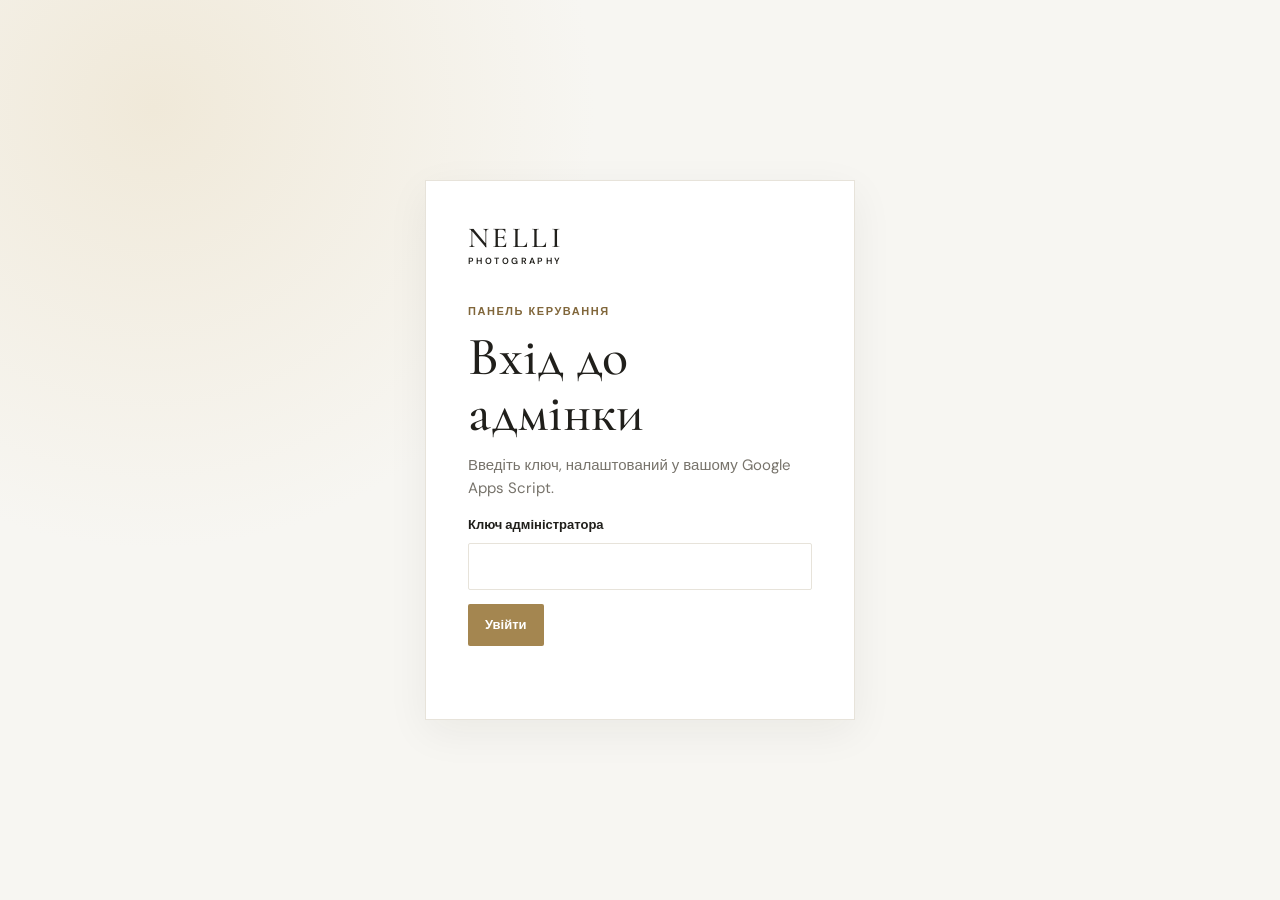
<file: admin/index.html>
<!doctype html>
<html lang="uk">
<head>
  <meta charset="utf-8">
  <meta name="viewport" content="width=device-width, initial-scale=1, viewport-fit=cover">
  <meta name="theme-color" content="#15130f">
  <title>Адмінка — Nelli Photography</title>
  <link rel="stylesheet" href="admin.css?v=20261011">
</head>
<body>
  <section class="login-screen" id="loginScreen">
    <form class="login-card" id="loginForm">
      <a class="brand" href="../" aria-label="Nelli Photography">NELLI <span>PHOTOGRAPHY</span></a>
      <p class="eyebrow">ПАНЕЛЬ КЕРУВАННЯ</p>
      <h1>Вхід до адмінки</h1>
      <p class="muted">Введіть ключ, налаштований у вашому Google Apps Script.</p>
      <label for="adminToken">Ключ адміністратора</label>
      <input id="adminToken" type="password" autocomplete="current-password" required>
      <button class="button button-primary" id="loginButton" type="submit">Увійти</button>
      <p class="form-message" id="loginMessage" aria-live="polite"></p>
    </form>
  </section>

  <div class="app hidden" id="app">
    <header class="topbar">
      <a class="brand" href="../">NELLI <span>PHOTOGRAPHY</span></a>
      <div class="top-actions">
        <span class="connection" id="connectionStatus"><i></i> Підключення</span>
        <button class="button button-quiet" id="refreshButton" type="button">Оновити</button>
        <button class="button button-quiet" id="logoutButton" type="button">Вийти</button>
      </div>
    </header>

    <main class="admin-main">
      <div class="page-heading">
        <div>
          <p class="eyebrow">ВАШ САЙТ · ВАШІ ДАНІ</p>
          <h1 id="pageTitle">Фотосесії</h1>
          <p class="muted">Фотографії та записи зберігаються у вашому Google Drive.</p>
        </div>
        <button class="button button-primary" id="newSessionButton" type="button">＋ Нова фотосесія</button>
      </div>

      <nav class="main-nav" aria-label="Розділи адмінки">
        <button class="nav-tab active" type="button" data-view="sessions">Фотосесії</button>
        <button class="nav-tab" type="button" data-view="site">Тексти сайту</button>
        <button class="nav-tab" type="button" data-view="bookings">Заявки <span class="badge hidden" id="bookingBadge">0</span></button>
      </nav>

      <p class="global-message" id="globalMessage" aria-live="polite"></p>

      <section class="admin-view" id="sessionsView" aria-label="Фотосесії">
        <div class="summary-row">
          <div class="summary-card"><span>Фотосесій</span><strong id="dashboardSessionCount">0</strong></div>
          <div class="summary-card"><span>Фото у Drive</span><strong id="dashboardPhotoCount">0</strong></div>
          <div class="summary-card summary-note"><span>Публічний сайт</span><strong id="dashboardStatus">Перевіряю…</strong></div>
        </div>
        <div class="toolbar">
          <label class="search-box" for="sessionSearch"><span>⌕</span><input id="sessionSearch" type="search" placeholder="Знайти фотосесію…" autocomplete="off"></label>
          <span class="count-label" id="sessionCount">0 фотосесій</span>
        </div>
        <div class="admin-layout">
          <aside class="sessions-panel" aria-label="Список фотосесій">
            <div class="panel-heading"><h2>Ваші фотосесії</h2><span id="sessionsListStatus" class="muted"></span></div>
            <div id="sessionsList" class="sessions-list"><p class="empty-list">Завантаження…</p></div>
          </aside>

          <section class="editor-panel" aria-label="Редактор фотосесії">
            <div class="empty-state" id="emptyState">
              <div class="empty-mark">N</div>
              <h2>Оберіть фотосесію</h2>
              <p class="muted">Або створіть нову, додайте фото й вирішіть, чи показувати її на сайті.</p>
              <button class="button button-primary" id="emptyCreateButton" type="button">Створити фотосесію</button>
            </div>

            <div class="session-editor hidden" id="editor">
              <div class="editor-heading">
                <div><p class="eyebrow">ФОТОСЕСІЯ</p><h2 id="editorTitle">Нова фотосесія</h2></div>
                <span class="editor-status" id="editorStatus" aria-live="polite"></span>
              </div>

              <div class="form-grid">
                <div class="field field-wide"><label for="titleUk">Назва українською *</label><input id="titleUk" maxlength="120" placeholder="Наприклад: Весілля Олени та Максима"></div>
                <div class="field"><label for="category">Тип зйомки</label><select id="category"><option value="wedding">Весілля</option><option value="love">Історія кохання</option><option value="portrait">Портрет</option><option value="couple">Пара</option><option value="other">Інше</option></select></div>
                <div class="field"><label for="order">Порядок на сайті</label><input id="order" type="number" min="1" value="1"></div>
                <div class="field field-wide"><label for="slug">Посилання-фрагмент (необов’язково)</label><input id="slug" placeholder="vesillya-oleny"></div>
                <div class="field field-wide"><label class="check-field"><input id="active" type="checkbox"> Показувати цю фотосесію на сайті</label><p class="field-help">Фото з увімкнених фотосесій будуть доступні відвідувачам сайту.</p></div>
              </div>

              <details class="language-details">
                <summary>Назви й описи іншими мовами</summary>
                <div class="language-grid">
                  <div class="language-card"><h3>RU</h3><label for="titleRu">Назва</label><input id="titleRu"><label for="descriptionRu">Опис</label><textarea id="descriptionRu" rows="3"></textarea></div>
                  <div class="language-card"><h3>EN</h3><label for="titleEn">Title</label><input id="titleEn"><label for="descriptionEn">Description</label><textarea id="descriptionEn" rows="3"></textarea></div>
                  <div class="language-card"><h3>CZ</h3><label for="titleCz">Název</label><input id="titleCz"><label for="descriptionCz">Popis</label><textarea id="descriptionCz" rows="3"></textarea></div>
                </div>
              </details>
              <div class="field field-wide"><label for="descriptionUk">Короткий опис</label><textarea id="descriptionUk" rows="3" placeholder="Кілька слів про цю зйомку"></textarea></div>

              <div class="editor-actions">
                <input id="sessionIdDisplay" type="hidden">
                <button class="button button-danger button-small" id="deleteSessionButton" type="button">Видалити</button>
                <button class="button button-primary" id="saveSessionButton" type="button">Зберегти фотосесію</button>
              </div>

              <section class="photos-section">
                <div class="photos-heading"><div><p class="eyebrow">GOOGLE DRIVE</p><h3>Фотографії</h3><p class="muted">Для сайту завантажуйте фото до 5 МБ у форматі JPG, PNG або WebP.</p></div>
                  <label class="button button-secondary upload-button">＋ Додати фото<input id="photoInput" type="file" accept="image/jpeg,image/png,image/webp" multiple hidden></label>
                </div>
                <p class="field-help">Зображення у фотосесіях, позначених як видимі, будуть показані на публічному сайті.</p>
                <div id="photosList" class="photos-grid"><p class="empty-list">Спершу збережіть фотосесію.</p></div>
              </section>
            </div>
          </section>
        </div>
      </section>

      <section class="admin-view hidden" id="siteView" aria-label="Тексти сайту">
        <div class="section-card">
          <div class="section-intro"><p class="eyebrow">ТЕКСТИ ТА ПОСИЛАННЯ</p><h2>Редагування сайту</h2><p class="muted">Порожні поля залишають стандартний текст. Збереження записує чернетку у Google Sheets; публікація показує її на сайті.</p></div>
          <div id="contentFields" class="content-fields"></div>
          <div class="form-grid settings-grid">
            <div class="field"><label for="heroImageUrl">Фото першого екрана (Drive ID або URL)</label><input id="heroImageUrl" placeholder="Вставте посилання або ID файлу"></div>
            <div class="field"><label for="aboutImageUrl">Фото для блоку «Про мене»</label><input id="aboutImageUrl" placeholder="Вставте посилання або ID файлу"></div>
            <div class="field"><label for="nelliInstagram">Instagram фотографки</label><input id="nelliInstagram" type="url" placeholder="https://instagram.com/…"></div>
            <div class="field"><label for="supportInstagram">Instagram для зв’язку</label><input id="supportInstagram" type="url" placeholder="https://instagram.com/…"></div>
            <div class="field field-wide"><label for="siteTitle">Назва сайту у вкладці браузера</label><input id="siteTitle" placeholder="Nelli Photography"></div>
          </div>
          <div class="editor-actions content-actions"><span id="contentStatus" class="editor-status" aria-live="polite"></span><button class="button button-secondary" id="saveDraftButton" type="button">Зберегти чернетку</button><button class="button button-primary" id="publishContentButton" type="button">Опублікувати зміни</button></div>
          <a class="site-link" href="../" target="_blank" rel="noopener">Відкрити сайт ↗</a>
        </div>
      </section>

      <section class="admin-view hidden" id="bookingsView" aria-label="Заявки">
        <div class="section-card"><div class="section-intro"><p class="eyebrow">ЗВ’ЯЗОК ІЗ КЛІЄНТАМИ</p><h2>Заявки з сайту</h2><p class="muted">Нові звернення зберігаються у вашій Google-таблиці.</p></div><div id="bookingsList" class="bookings-list"><p class="empty-list">Завантаження…</p></div></div>
      </section>
    </main>
  </div>

  <script src="../config.js?v=20261011-2"></script>
  <script src="../content-model.js"></script>
  <script src="admin.js?v=20261011-2"></script>
</body>
</html>
</file>
<file: admin/admin.css>
@import url('https://fonts.googleapis.com/css2?family=Cormorant+Garamond:wght@400;500;600&family=DM+Sans:wght@400;500;600;700&display=swap');

:root{--ink:#201f1b;--muted:#77736b;--paper:#f7f6f2;--card:#fff;--line:#e7e3da;--gold:#a48650;--gold-dark:#80663a;--red:#a6433b;--green:#527657;--shadow:0 12px 40px rgba(37,32,23,.06)}
*{box-sizing:border-box}
body{margin:0;background:var(--paper);color:var(--ink);font-family:"DM Sans",Arial,sans-serif;font-size:15px;line-height:1.55}
button,input,textarea,select{font:inherit}
button{cursor:pointer}
.hidden{display:none!important}
.muted,.field-help{color:var(--muted)}
.eyebrow{margin:0 0 8px;color:var(--gold-dark);font-size:11px;font-weight:700;letter-spacing:.14em}
h1,h2,h3,p{margin-top:0}
h1,h2,h3,.brand{font-family:"Cormorant Garamond",Georgia,serif;font-weight:500;line-height:1.05}
h1{font-size:clamp(34px,5vw,54px);margin-bottom:12px}
h2{font-size:31px;margin-bottom:10px}
h3{font-size:24px;margin-bottom:8px}
.login-screen{min-height:100vh;display:grid;place-items:center;padding:24px;background:radial-gradient(circle at 12% 12%,#f0e9d9 0,transparent 32%),var(--paper)}
.login-card{width:min(430px,100%);padding:42px;background:var(--card);border:1px solid var(--line);box-shadow:var(--shadow)}
.login-card .brand{display:inline-block;margin-bottom:36px;color:var(--ink);font-size:29px;letter-spacing:.12em;text-decoration:none}
.brand span{display:block;margin-top:2px;font:600 9px "DM Sans",sans-serif;letter-spacing:.27em}
.login-card label,.field label,.language-card label{display:block;margin:0 0 7px;font-size:13px;font-weight:600}
.login-card input,.field input,.field textarea,.field select,.language-card input,.language-card textarea,.cms-field input,.cms-field textarea{width:100%;min-height:44px;padding:11px 12px;border:1px solid var(--line);border-radius:2px;background:#fff;color:var(--ink);outline:none}
input:focus,textarea:focus,select:focus{border-color:var(--gold);box-shadow:0 0 0 3px rgba(164,134,80,.12)}
.login-card input{margin-bottom:14px}
.button{display:inline-flex;min-height:42px;align-items:center;justify-content:center;gap:8px;padding:10px 16px;border:1px solid transparent;border-radius:2px;font-size:13px;font-weight:700;text-decoration:none;transition:background .15s ease,border-color .15s ease,transform .15s ease}
.button:hover{transform:translateY(-1px)}
.button:disabled{opacity:.55;cursor:wait;transform:none}
.button-primary{background:var(--gold);color:#fff}
.button-primary:hover{background:var(--gold-dark)}
.button-secondary{border-color:var(--gold);background:#fff;color:var(--gold-dark)}
.button-quiet{border-color:var(--line);background:#fff;color:var(--ink)}
.button-danger{border-color:#e5c8c4;background:#fff8f7;color:var(--red)}
.button-small{min-height:38px;padding:8px 13px}
.full-button{width:100%}
.form-message,.global-message,.editor-status{min-height:22px;margin:9px 0 0;color:var(--muted);font-size:13px}
.is-error{color:var(--red)!important}
.is-success{color:var(--green)!important}
.topbar{position:sticky;z-index:5;top:0;display:flex;min-height:72px;align-items:center;justify-content:space-between;padding:12px max(24px,calc((100vw - 1320px)/2));border-bottom:1px solid var(--line);background:rgba(255,255,255,.94);backdrop-filter:blur(12px)}
.topbar .brand{color:var(--ink);font-size:23px;letter-spacing:.11em;text-decoration:none}
.topbar .brand span{font-size:8px}
.top-actions{display:flex;align-items:center;gap:9px}
.connection{display:flex;align-items:center;gap:7px;margin-right:10px;color:var(--muted);font-size:12px}
.connection i{width:8px;height:8px;border-radius:50%;background:#c7a65e}
.connection.online i{background:#589264}
.connection.offline i{background:#bd5d51}
.admin-main{width:min(1320px,calc(100% - 48px));margin:40px auto 80px}
.page-heading{display:flex;align-items:flex-end;justify-content:space-between;gap:20px;margin-bottom:27px}
.page-heading .muted{margin-bottom:0}
.main-nav{display:flex;gap:8px;margin-bottom:20px;border-bottom:1px solid var(--line)}
.nav-tab{position:relative;display:flex;align-items:center;gap:8px;padding:13px 16px;border:0;background:transparent;color:var(--muted);font-size:13px;font-weight:700}
.nav-tab:hover,.nav-tab.active{color:var(--ink)}
.nav-tab.active:after{position:absolute;right:12px;bottom:-1px;left:12px;height:2px;background:var(--gold);content:""}
.badge{display:inline-grid;min-width:20px;height:20px;place-items:center;padding:0 5px;border-radius:10px;background:#f1e8d7;color:var(--gold-dark);font-size:11px}
.global-message{margin:4px 0 13px;padding:0 2px}
.summary-row{display:grid;grid-template-columns:repeat(3,minmax(0,1fr));gap:12px;margin-bottom:17px}
.summary-card{display:flex;min-height:83px;align-items:center;justify-content:space-between;padding:16px 19px;border:1px solid var(--line);background:#fff}
.summary-card span{color:var(--muted);font-size:12px}
.summary-card strong{font-size:24px;font-weight:600}
.summary-note strong{color:var(--green);font-size:13px}
.toolbar{display:flex;align-items:center;justify-content:space-between;gap:15px;margin-bottom:12px}
.search-box{display:flex;width:min(400px,100%);height:44px;align-items:center;gap:8px;padding:0 12px;border:1px solid var(--line);background:#fff;color:var(--muted)}
.search-box span{font-size:22px}
.search-box input{width:100%;border:0;background:transparent;outline:none;font-size:13px}
.count-label{color:var(--muted);font-size:12px}
.admin-layout{display:grid;grid-template-columns:minmax(250px,320px) minmax(0,1fr);gap:16px;align-items:start}
.sessions-panel,.editor-panel,.section-card{border:1px solid var(--line);background:var(--card);box-shadow:var(--shadow)}
.sessions-panel{min-height:510px;padding:18px 15px}
.panel-heading{display:flex;align-items:center;justify-content:space-between;padding:2px 4px 14px;border-bottom:1px solid var(--line)}
.panel-heading h2{margin:0;font-size:24px}
.panel-heading .muted{font-size:11px}
.sessions-list{display:grid;gap:5px;padding-top:8px}
.session-card{position:relative;padding:13px 48px 13px 12px;border:1px solid transparent;background:#fff;cursor:pointer}
.session-card:hover{background:#faf8f3}
.session-card.active{border-color:#d9c59f;background:#fbf8f1}
.session-card-title{font-size:14px;font-weight:700}
.session-card-meta{margin-top:3px;color:var(--muted);font-size:11px}
.session-card-photo-count{position:absolute;top:16px;right:13px;display:grid;width:26px;height:26px;place-items:center;border-radius:50%;background:#f1eee7;color:var(--gold-dark);font-size:11px;font-weight:700}
.empty-list{padding:20px 8px;color:var(--muted);font-size:13px}
.editor-panel{min-height:510px;padding:23px}
.empty-state{min-height:460px;display:flex;flex-direction:column;align-items:center;justify-content:center;text-align:center}
.empty-state p{max-width:390px}
.empty-mark{display:grid;width:58px;height:58px;place-items:center;margin-bottom:15px;border:1px solid #e0d5bf;border-radius:50%;color:var(--gold);font:32px Georgia,serif}
.editor-heading{display:flex;align-items:flex-start;justify-content:space-between;gap:16px;margin-bottom:22px;padding-bottom:15px;border-bottom:1px solid var(--line)}
.editor-heading h2{margin:0}
.editor-status{text-align:right}
.form-grid{display:grid;grid-template-columns:repeat(2,minmax(0,1fr));gap:14px 16px}
.field{min-width:0}
.field-wide{grid-column:1/-1}
.field textarea,.language-card textarea{resize:vertical}
.field-help{margin:6px 0 0;font-size:11px}
.check-field{display:flex!important;align-items:center;gap:9px;margin:3px 0!important;cursor:pointer}
.check-field input{width:17px;height:17px;min-height:auto;margin:0;accent-color:var(--gold)}
.language-details{margin:19px 0;border-top:1px solid var(--line);border-bottom:1px solid var(--line)}
.language-details summary{padding:14px 2px;color:var(--gold-dark);font-size:13px;font-weight:700;cursor:pointer}
.language-grid{display:grid;grid-template-columns:repeat(3,minmax(0,1fr));gap:12px;padding:0 0 15px}
.language-card{display:grid;gap:8px;padding:13px;border:1px solid var(--line);background:#fdfcf9}
.language-card h3{margin:0 0 3px;color:var(--gold-dark);font:700 11px "DM Sans",sans-serif;letter-spacing:.1em}
.language-card label{margin:2px 0 -4px;font-size:11px}
.language-card input,.language-card textarea{font-size:12px}
.editor-actions{display:flex;align-items:center;justify-content:flex-end;gap:9px;margin:20px 0;padding:14px 0;border-top:1px solid var(--line);border-bottom:1px solid var(--line)}
.editor-actions .button-danger{margin-right:auto}
.photos-section{padding-top:7px}
.photos-heading{display:flex;align-items:center;justify-content:space-between;gap:18px}
.photos-heading h3{margin-bottom:5px}
.photos-heading .muted{margin-bottom:0;font-size:12px}
.upload-button{flex:0 0 auto}
.photos-grid{display:grid;grid-template-columns:repeat(auto-fill,minmax(150px,1fr));gap:11px;margin-top:16px}
.photo-card{overflow:hidden;border:1px solid var(--line);background:#fff}
.photo-preview{position:relative;aspect-ratio:1/1;background:linear-gradient(135deg,#e9e3d6,#d7cdb9)}
.photo-preview img{width:100%;height:100%;object-fit:cover}
.cover-badge{position:absolute;top:8px;left:8px;padding:4px 7px;background:#fff;color:var(--gold-dark);font-size:10px;font-weight:700}
.photo-body{padding:9px}
.photo-name{overflow:hidden;margin-bottom:8px;text-overflow:ellipsis;white-space:nowrap;font-size:11px;font-weight:600}
.photo-actions{display:flex;gap:5px}
.photo-actions button{flex:1;min-height:31px;padding:5px;border:1px solid var(--line);background:#fff;color:var(--ink);font-size:10px}
.photo-actions button:hover{border-color:var(--gold);color:var(--gold-dark)}
.photo-actions button:disabled{color:var(--muted);cursor:default}
.section-card{padding:25px}
.section-intro{margin-bottom:21px}
.section-intro h2{margin-bottom:8px}
.content-fields{display:grid;gap:15px}
.cms-language-group{padding:16px;border:1px solid var(--line);background:#fff}
.cms-language-group h3{margin-bottom:13px;font-size:22px}
.cms-field{display:grid;grid-template-columns:1fr 1.5fr;align-items:start;gap:10px;margin:9px 0}
.cms-field label{padding-top:11px;color:var(--muted);font-size:12px}
.cms-field label span{margin-left:5px;color:var(--gold-dark);font-weight:700}
.cms-field textarea{min-height:70px}
.settings-grid{margin-top:15px}
.content-actions .editor-status{margin-right:auto;text-align:left}
.site-link{display:inline-block;margin-top:5px;color:var(--gold-dark);font-size:13px;font-weight:700;text-decoration:none}
.site-link:hover{text-decoration:underline}
.bookings-list{display:grid;gap:10px}
.booking-card{padding:16px;border:1px solid var(--line);background:#fff}
.booking-top{display:flex;justify-content:space-between;gap:12px;margin-bottom:8px}
.booking-name{font-weight:700}
.booking-date{color:var(--muted);font-size:11px}
.booking-contact{display:flex;flex-wrap:wrap;gap:6px 16px;margin-bottom:7px;color:var(--gold-dark);font-size:12px}
.booking-message{white-space:pre-wrap;color:var(--muted);font-size:13px}
.booking-status{align-self:flex-start;padding:4px 7px;background:#f2eee5;color:var(--gold-dark);font-size:10px}
@media(max-width:900px){.admin-layout{grid-template-columns:250px minmax(0,1fr)}.language-grid{grid-template-columns:1fr}.editor-panel{padding:17px}.summary-row{grid-template-columns:1fr 1fr}.summary-note{grid-column:1/-1}}
@media(max-width:650px){.topbar{padding:12px 16px}.connection{display:none}.top-actions{gap:5px}.button{padding:9px 11px}.admin-main{width:calc(100% - 28px);margin:26px auto 60px}.page-heading{align-items:flex-start;flex-direction:column}.page-heading>.button{width:100%}.main-nav{overflow-x:auto}.nav-tab{white-space:nowrap;padding:12px 11px}.summary-row{gap:8px}.summary-card{min-height:70px;padding:12px}.summary-card strong{font-size:20px}.admin-layout{grid-template-columns:1fr}.sessions-panel{min-height:auto;padding:13px}.sessions-list{grid-template-columns:repeat(2,minmax(0,1fr))}.session-card{padding-right:38px}.session-card-photo-count{right:8px}.editor-panel{min-height:420px;padding:16px}.empty-state{min-height:370px}.form-grid{grid-template-columns:1fr}.field-wide{grid-column:auto}.editor-heading{flex-direction:column}.editor-status{text-align:left}.photos-heading{align-items:flex-start;flex-direction:column}.photos-heading .upload-button{width:100%}.section-card{padding:17px}.cms-field{grid-template-columns:1fr;gap:4px}.cms-field label{padding:0}.editor-actions{flex-wrap:wrap}.editor-actions .button-danger{margin-right:auto}.content-actions .editor-status{flex-basis:100%}}
</file>
